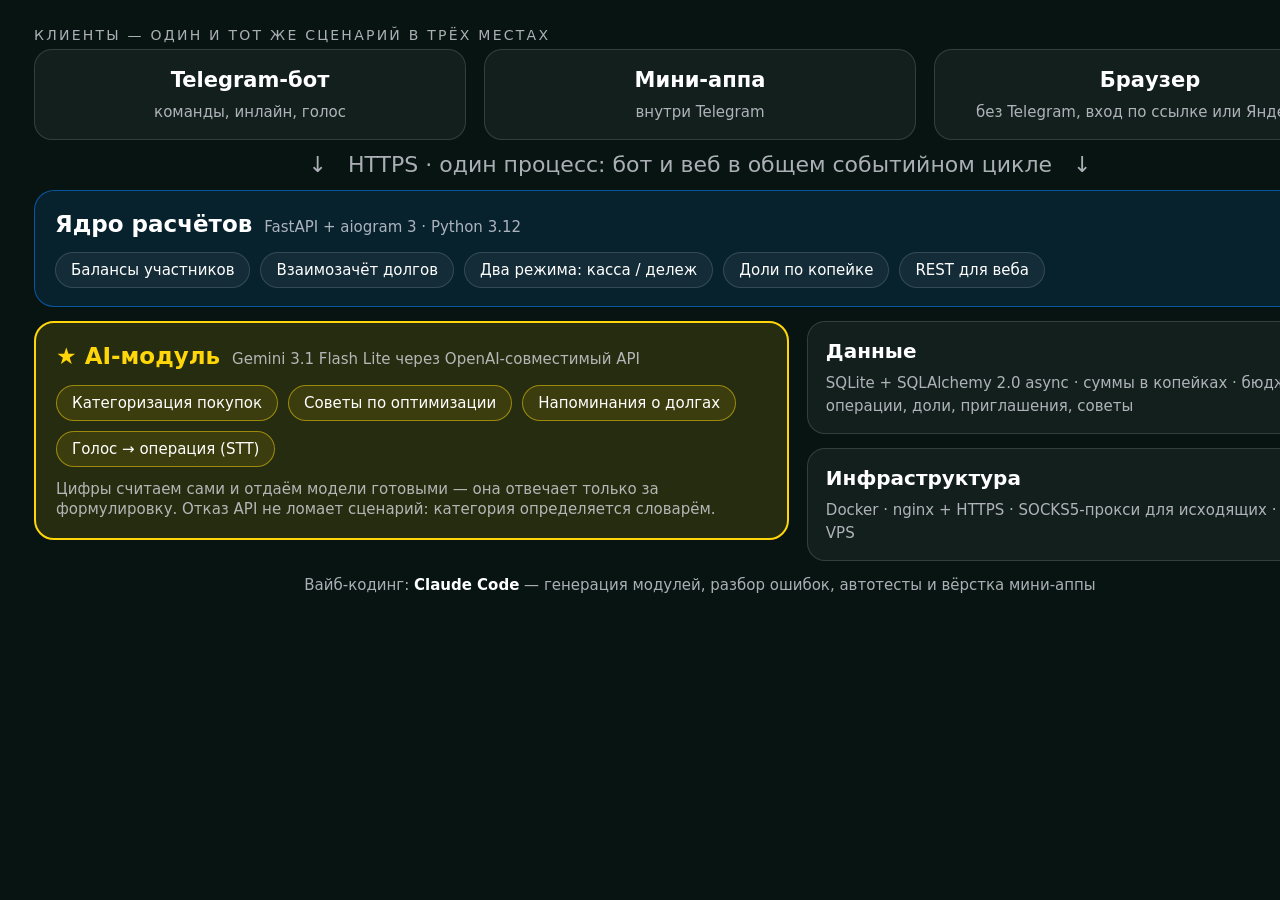
<file: presentation/assets/arch.html>
<!doctype html>
<html lang="ru">
<head>
<meta charset="utf-8">
<style>
  :root {
    --ink: #ffffff;
    --ink-2: rgba(235, 235, 245, .72);
    --blue: #0a84ff;
    --ai: #ffd60a;
    --edge: rgba(255, 255, 255, .14);
  }
  * { box-sizing: border-box; margin: 0; }
  body {
    width: 1400px; height: 620px;
    background: #071411;
    color: var(--ink);
    font: 400 17px/1.35 "Segoe UI", -apple-system, system-ui, sans-serif;
    padding: 26px 34px;
    display: flex; flex-direction: column; gap: 14px;
  }
  .row { display: flex; gap: 18px; align-items: stretch; }
  .col { display: flex; flex-direction: column; gap: 14px; flex: 1; }

  .band { font-size: 14px; letter-spacing: .16em; text-transform: uppercase;
          color: var(--ink-2); margin-bottom: 4px; }

  .box {
    border: 1.5px solid var(--edge); border-radius: 18px;
    background: rgba(255, 255, 255, .05);
    padding: 16px 18px; flex: 1;
  }
  .box b { display: block; font-size: 20px; margin-bottom: 6px; }
  .box span { color: var(--ink-2); font-size: 15px; }

  .clients .box { text-align: center; }
  .clients .box b { font-size: 21px; }

  .core {
    border: 1.5px solid rgba(10, 132, 255, .55);
    background: rgba(10, 132, 255, .12);
    border-radius: 20px; padding: 18px 20px;
  }
  .core-head { display: flex; align-items: baseline; gap: 12px; margin-bottom: 12px; }
  .core-head b { font-size: 23px; }
  .core-head span { color: var(--ink-2); font-size: 15px; }
  .chips { display: flex; gap: 10px; flex-wrap: wrap; }
  .chip {
    border: 1px solid var(--edge); border-radius: 999px;
    padding: 7px 15px; font-size: 15px; background: rgba(255, 255, 255, .05);
  }

  /* Блок ИИ выделен: этого прямо требует кейс. */
  .ai {
    border: 2px solid var(--ai);
    background: rgba(255, 214, 10, .12);
    border-radius: 20px; padding: 18px 20px;
  }
  .ai .core-head b { color: var(--ai); }
  .ai .chip { border-color: rgba(255, 214, 10, .5); background: rgba(255, 214, 10, .1); }

  .arrow { text-align: center; color: var(--ink-2); font-size: 22px; line-height: 1; }

  .store { display: flex; gap: 18px; }
  .store .box { text-align: center; }

  .foot { color: var(--ink-2); font-size: 15px; text-align: center; }
  .foot b { color: var(--ink); }
</style>
</head>
<body>

  <div>
    <div class="band">Клиенты — один и тот же сценарий в трёх местах</div>
    <div class="row clients">
      <div class="box"><b>Telegram-бот</b><span>команды, инлайн, голос</span></div>
      <div class="box"><b>Мини-аппа</b><span>внутри Telegram</span></div>
      <div class="box"><b>Браузер</b><span>без Telegram, вход по ссылке или Яндекс ID</span></div>
    </div>
  </div>

  <div class="arrow">↓ &nbsp; HTTPS · один процесс: бот и веб в общем событийном цикле &nbsp; ↓</div>

  <div class="core">
    <div class="core-head"><b>Ядро расчётов</b><span>FastAPI + aiogram 3 · Python 3.12</span></div>
    <div class="chips">
      <span class="chip">Балансы участников</span>
      <span class="chip">Взаимозачёт долгов</span>
      <span class="chip">Два режима: касса / дележ</span>
      <span class="chip">Доли по копейке</span>
      <span class="chip">REST для веба</span>
    </div>
  </div>

  <div class="row">
    <div class="col" style="flex: 1.35">
      <div class="ai">
        <div class="core-head"><b>★ AI-модуль</b><span>Gemini 3.1 Flash Lite через OpenAI-совместимый API</span></div>
        <div class="chips">
          <span class="chip">Категоризация покупок</span>
          <span class="chip">Советы по оптимизации</span>
          <span class="chip">Напоминания о долгах</span>
          <span class="chip">Голос → операция (STT)</span>
        </div>
        <div style="margin-top: 12px; color: var(--ink-2); font-size: 15px;">
          Цифры считаем сами и отдаём модели готовыми — она отвечает только за формулировку.
          Отказ API не ломает сценарий: категория определяется словарём.
        </div>
      </div>
    </div>
    <div class="col">
      <div class="box">
        <b>Данные</b>
        <span>SQLite + SQLAlchemy 2.0 async · суммы в копейках ·
              бюджеты, операции, доли, приглашения, советы</span>
      </div>
      <div class="box">
        <b>Инфраструктура</b>
        <span>Docker · nginx + HTTPS · SOCKS5-прокси для исходящих ·
              Debian VPS</span>
      </div>
    </div>
  </div>

  <div class="foot">
    Вайб-кодинг: <b>Claude Code</b> — генерация модулей, разбор ошибок, автотесты и вёрстка мини-аппы
  </div>

</body>
</html>
</file>
